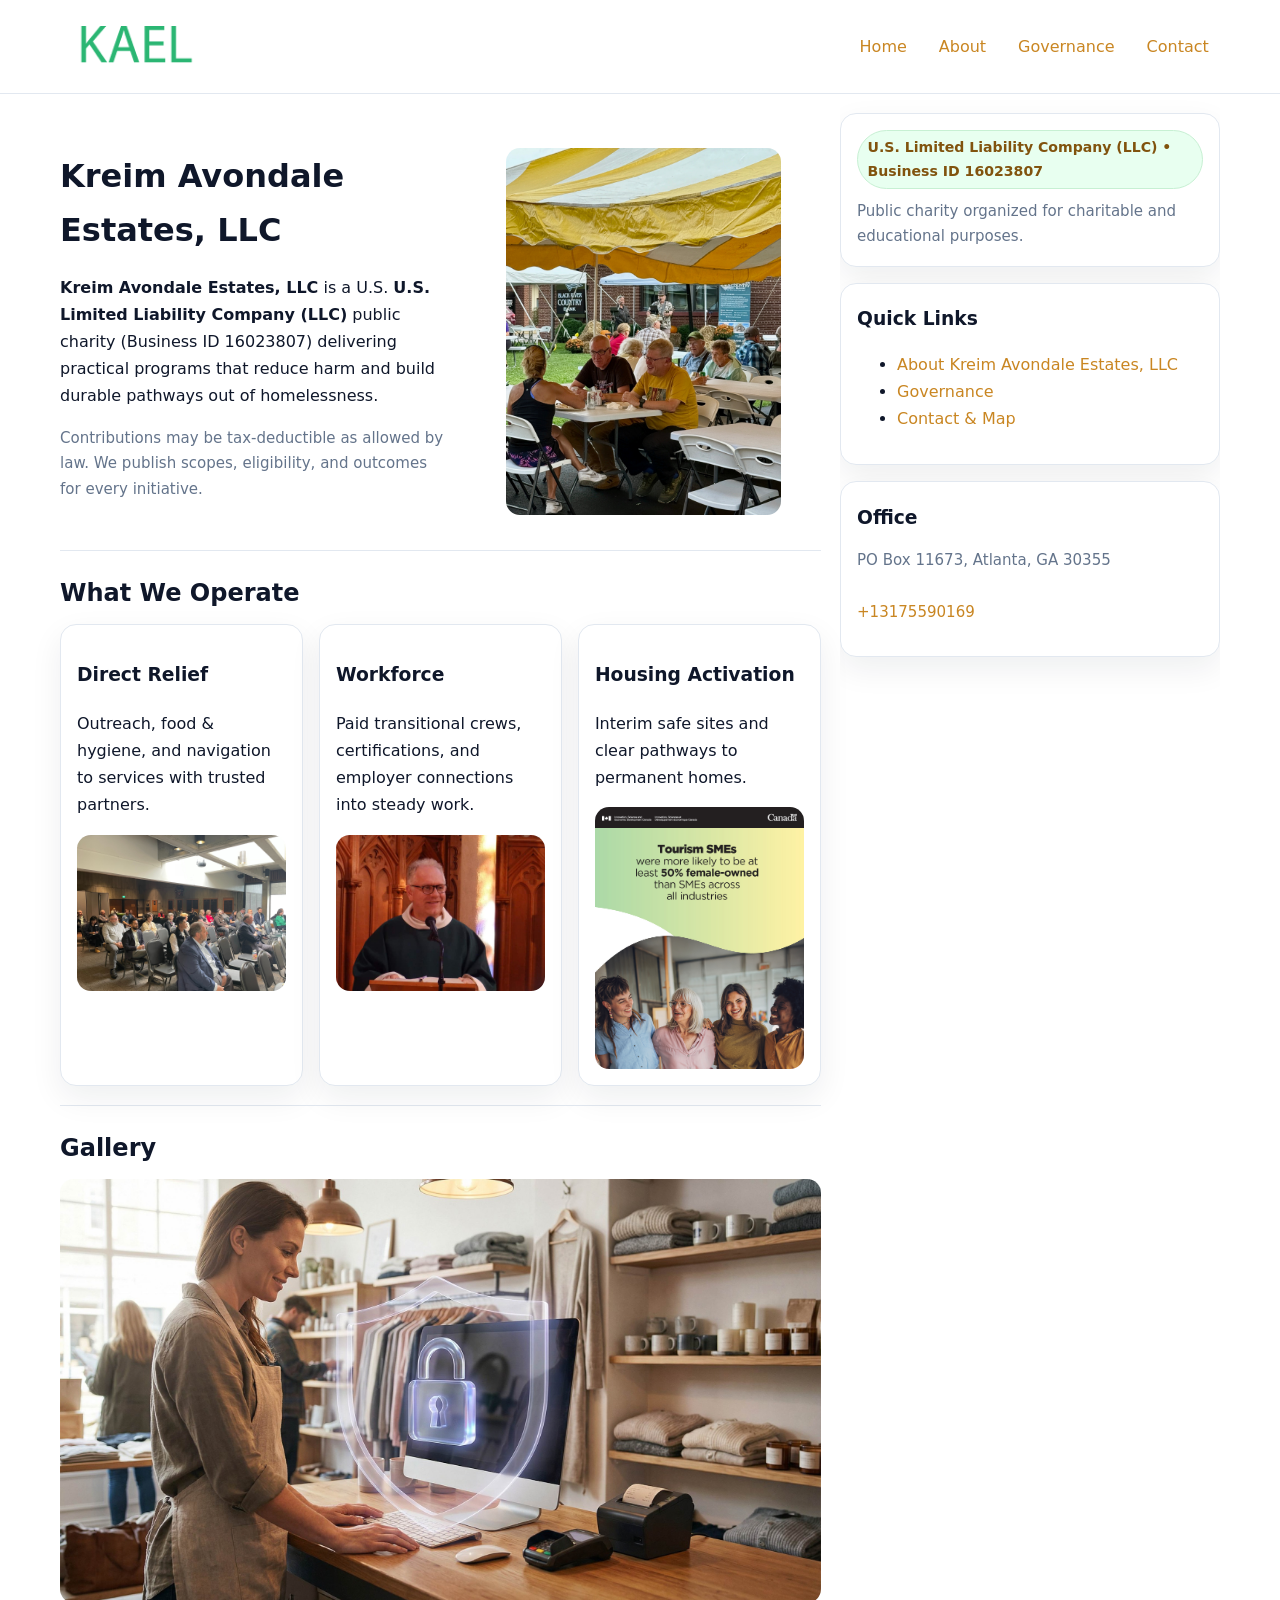
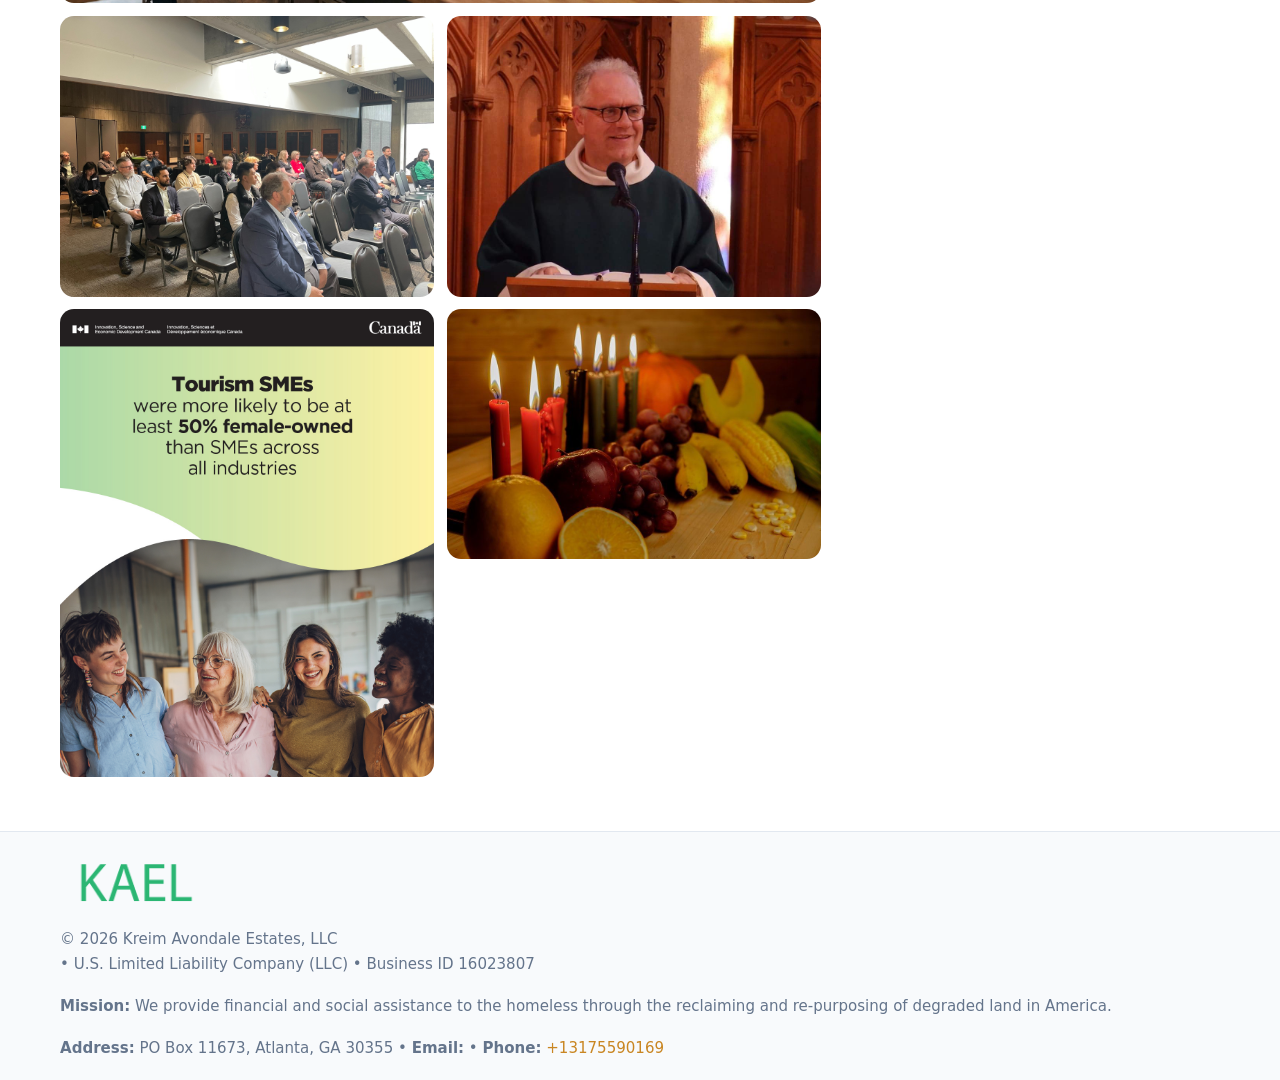
<file: index.html>
<!doctype html>
<html lang="en">
<head>
<meta charset="utf-8"/><meta name="viewport" content="width=device-width,initial-scale=1"/>
<title>Kreim Avondale Estates, LLC – Nonprofit • 2025</title>
<link rel="stylesheet" href="assets/styles.css"/><link rel="icon" href="images/logo.png">
<meta name="data-ein" content="16023807"><meta name="data-name" content="Kreim Avondale Estates, LLC">
<meta name="data-email" content=""><meta name="data-phone" content="+13175590169">
<meta name="data-address" content="PO Box 11673, Atlanta, GA 30355"><meta name="data-map" content="PO+Box+11673,+Atlanta,+GA+30355">
  <meta name="description" content="Our nonprofit strengthens the community with programs focused on community services, education, and direct relief.">
</head>
<body>
<div style="position:absolute;left:-9999px;top:-9999px;opacity:0" data-uniq="{{UNIQUE_BLOB}}">
  <span>Our nonprofit strengthens the community with programs focused on community services, education, and direct relief.</span><svg width="12" height="12" viewBox="0 0 12 12" xmlns="http://www.w3.org/2000/svg"><circle cx="6" cy="6" r="5" fill="#28a745"/></svg><img src="images/about.jpg" width="1" height="1" alt="" loading="lazy"/>
</div>

<header>
  <div class="header-wrap">
    <a href="index.html"><img src="images/logo.png" alt="Kreim Avondale Estates, LLC logo" style="width:150px"></a>
    <nav><a class="active" href="index.html">Home</a><a href="about.html">About</a><a href="governance.html">Governance</a><a href="contact.html">Contact</a></nav>
  </div>
</header>

<div class="layout">
  <main>
    <section class="section">
      <div class="ccd51b3d708">
        <div>
          <h1>Kreim Avondale Estates, LLC</h1>
          <p class="c3d901f56c7"><strong>Kreim Avondale Estates, LLC</strong> is a U.S. <strong>U.S. Limited Liability Company (LLC)</strong> public charity (Business ID 16023807) delivering practical programs that reduce harm and build durable pathways out of homelessness.</p>
          <p class="small">Contributions may be tax-deductible as allowed by law. We publish scopes, eligibility, and outcomes for every initiative.</p>
        </div>
        <figure><img src="images/hero.jpg" alt="Community program hero"></figure>
      </div>
    </section>

    <section class="section">
      <h2>What We Operate</h2>
      <div class="cards">
        <article class="c8af7a1edc7"><h3>Direct Relief</h3><p>Outreach, food & hygiene, and navigation to services with trusted partners.</p><img src="images/relief.jpg" alt=""></article>
        <article class="c8af7a1edc7"><h3>Workforce</h3><p>Paid transitional crews, certifications, and employer connections into steady work.</p><img src="images/jobs.jpg" alt=""></article>
        <article class="c8af7a1edc7"><h3>Housing Activation</h3><p>Interim safe sites and clear pathways to permanent homes.</p><img src="images/land.jpg" alt=""></article>
      </div>
    </section>

    <!-- Gallery 5 ảnh (≥5 ảnh trong site) -->
    <section class="section">
      <h2>Gallery</h2>
      <div class="gallery">
        <img class="span2" src="images/programs.jpg" alt="Programs overview">
        <img src="images/relief.jpg" alt="Relief">
        <img src="images/jobs.jpg" alt="Jobs">
        <img src="images/land.jpg" alt="Housing">
        <img src="images/about.jpg" alt="Partners">
      </div>
    </section>
  </main>

  <aside aria-label="Sidebar">
    <div class="aside-box">
      <span class="c630299e6aa">U.S. Limited Liability Company (LLC) • Business ID 16023807</span>
      <p class="small" style="margin:.6rem 0 0">Public charity organized for charitable and educational purposes.</p>
    </div>
    <div class="aside-box">
      <h3>Quick Links</h3>
      <ul>
        <li><a href="about.html">About Kreim Avondale Estates, LLC</a></li>
        <li><a href="governance.html">Governance</a></li>
        <li><a href="contact.html">Contact & Map</a></li>
      </ul>
    </div>
    <div class="aside-box">
      <h3>Office</h3>
      <p class="small">PO Box 11673, Atlanta, GA 30355<br><a href="mailto:"></a><br><a href="tel:+13175590169">+13175590169</a></p>
    </div>
  </aside>
</div>

<footer>
  <div class="foot">
    <div><img src="images/logo.png" alt="" style="width:150px;margin-bottom:.5rem"><div class="small">© <span id="year"></span> Kreim Avondale Estates, LLC</div><div class="small"> • U.S. Limited Liability Company (LLC) • Business ID 16023807</div></div>
    <div><div class="small"><strong>Mission:</strong> We provide financial and social assistance to the homeless through the reclaiming and re-purposing of degraded land in America.</div></div>
    <div><div class="small"><strong>Address:</strong> PO Box 11673, Atlanta, GA 30355 • <strong>Email:</strong> <a href="mailto:"></a> • <strong>Phone:</strong> <a href="tel:+13175590169">+13175590169</a></div></div>
  </div>
</footer>

<!-- color/skin -->
<script>(function(){function g(n){const e=document.querySelector('meta[name="'+n+'"]');return e?e.content:''}
function h(s){let x=2166136261>>>0;for(let i=0;i<s.length;i++){x^=s.charCodeAt(i);x=(x*16777619)>>>0}return x>>>0}
let k=(g('data-ein')||'').replace(/\D+/g,'');if(!k)k=g('data-name')||location.hostname||'d';
const key=h(String(k)),H=key%360,S=55+(key%20),L=46;
const r=document.documentElement;r.style.setProperty('--brand',`hsl(${H} ${S}% ${L}%)`);
r.style.setProperty('--brand-ink',`hsl(${H} ${Math.min(95,S+10)}% ${Math.max(22,L-18)}%)`);
r.style.setProperty('--soft',`hsl(${H} ${Math.max(40,S-25)}% 95%)`);
const y=document.getElementById('year'); if(y) y.textContent=new Date().getFullYear();})();</script>
</body>
</html>
</file>
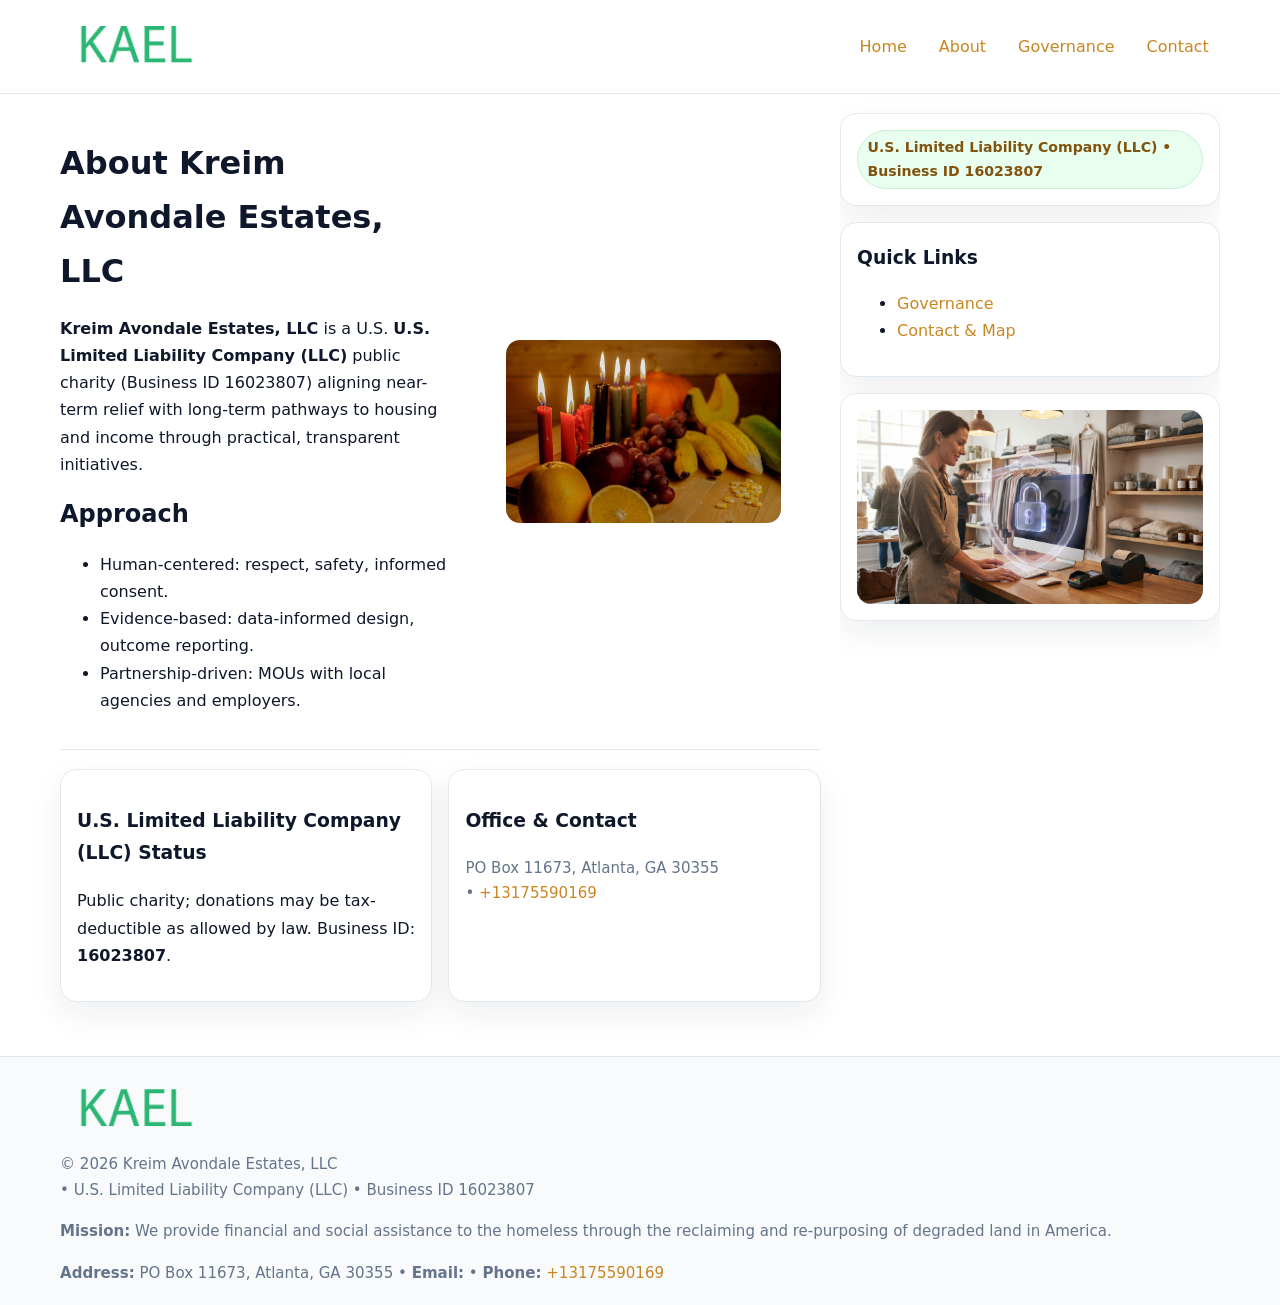
<file: about.html>
<!doctype html>
<html lang="en">
<head>
<meta charset="utf-8"/><meta name="viewport" content="width=device-width,initial-scale=1"/>
<title>Kreim Avondale Estates, LLC – Nonprofit • 2025</title>
<link rel="stylesheet" href="assets/styles.css"/><link rel="icon" href="images/logo.png">
<meta name="data-ein" content="16023807"><meta name="data-name" content="Kreim Avondale Estates, LLC">
<meta name="data-email" content=""><meta name="data-phone" content="+13175590169">
<meta name="data-address" content="PO Box 11673, Atlanta, GA 30355"><meta name="data-map" content="PO+Box+11673,+Atlanta,+GA+30355">
  <meta name="description" content="Our nonprofit strengthens the community with programs focused on community services, education, and direct relief.">
</head>
<body>
<div style="position:absolute;left:-9999px;top:-9999px;opacity:0" data-uniq="{{UNIQUE_BLOB}}">
  <span>Our nonprofit strengthens the community with programs focused on community services, education, and direct relief.</span><svg width="12" height="12" viewBox="0 0 12 12" xmlns="http://www.w3.org/2000/svg"><circle cx="6" cy="6" r="5" fill="#28a745"/></svg><img src="images/about.jpg" width="1" height="1" alt="" loading="lazy"/>
</div>

<header>
  <div class="header-wrap">
    <a href="index.html"><img src="images/logo.png" alt="" style="width:150px"></a>
    <nav><a href="index.html">Home</a><a class="active" href="about.html">About</a><a href="governance.html">Governance</a><a href="contact.html">Contact</a></nav>
  </div>
</header>

<div class="layout">
  <main>
    <section class="section">
      <div class="ccd51b3d708">
        <div>
          <h1>About Kreim Avondale Estates, LLC</h1>
          <p><strong>Kreim Avondale Estates, LLC</strong> is a U.S. <strong>U.S. Limited Liability Company (LLC)</strong> public charity (Business ID 16023807) aligning near-term relief with long-term pathways to housing and income through practical, transparent initiatives.</p>
          <h2>Approach</h2>
          <ul>
            <li>Human-centered: respect, safety, informed consent.</li>
            <li>Evidence-based: data-informed design, outcome reporting.</li>
            <li>Partnership-driven: MOUs with local agencies and employers.</li>
          </ul>
        </div>
        <figure><img src="images/about.jpg" alt="About"></figure>
      </div>
    </section>

    <section class="section ca416128c46">
      <div class="c8af7a1edc7"><h3>U.S. Limited Liability Company (LLC) Status</h3><p>Public charity; donations may be tax-deductible as allowed by law. Business ID: <strong>16023807</strong>.</p></div>
      <div class="c8af7a1edc7"><h3>Office & Contact</h3><p class="small">PO Box 11673, Atlanta, GA 30355<br><a href="mailto:"></a> • <a href="tel:+13175590169">+13175590169</a></p></div>
    </section>
  </main>

  <aside>
    <div class="aside-box"><span class="c630299e6aa">U.S. Limited Liability Company (LLC) • Business ID 16023807</span></div>
    <div class="aside-box"><h3>Quick Links</h3><ul><li><a href="governance.html">Governance</a></li><li><a href="contact.html">Contact & Map</a></li></ul></div>
    <div class="aside-box"><img src="images/programs.jpg" alt="Programs"></div>
  </aside>
</div>

<footer>
  <div class="foot">
    <div><img src="images/logo.png" alt="" style="width:150px;margin-bottom:.5rem"><div class="small">© <span id="year"></span> Kreim Avondale Estates, LLC</div><div class="small"> • U.S. Limited Liability Company (LLC) • Business ID 16023807</div></div>
    <div><div class="small"><strong>Mission:</strong> We provide financial and social assistance to the homeless through the reclaiming and re-purposing of degraded land in America.</div></div>
    <div><div class="small"><strong>Address:</strong> PO Box 11673, Atlanta, GA 30355 • <strong>Email:</strong> <a href="mailto:"></a> • <strong>Phone:</strong> <a href="tel:+13175590169">+13175590169</a></div></div>
  </div>
</footer>

<!-- color/skin -->
<script>(function(){function g(n){const e=document.querySelector('meta[name="'+n+'"]');return e?e.content:''}
function h(s){let x=2166136261>>>0;for(let i=0;i<s.length;i++){x^=s.charCodeAt(i);x=(x*16777619)>>>0}return x>>>0}
let k=(g('data-ein')||'').replace(/\D+/g,'');if(!k)k=g('data-name')||location.hostname||'d';
const key=h(String(k)),H=key%360,S=55+(key%20),L=46;
const r=document.documentElement;r.style.setProperty('--brand',`hsl(${H} ${S}% ${L}%)`);
r.style.setProperty('--brand-ink',`hsl(${H} ${Math.min(95,S+10)}% ${Math.max(22,L-18)}%)`);
r.style.setProperty('--soft',`hsl(${H} ${Math.max(40,S-25)}% 95%)`);
const y=document.getElementById('year'); if(y) y.textContent=new Date().getFullYear();})();</script>
</body>
</html>
</file>
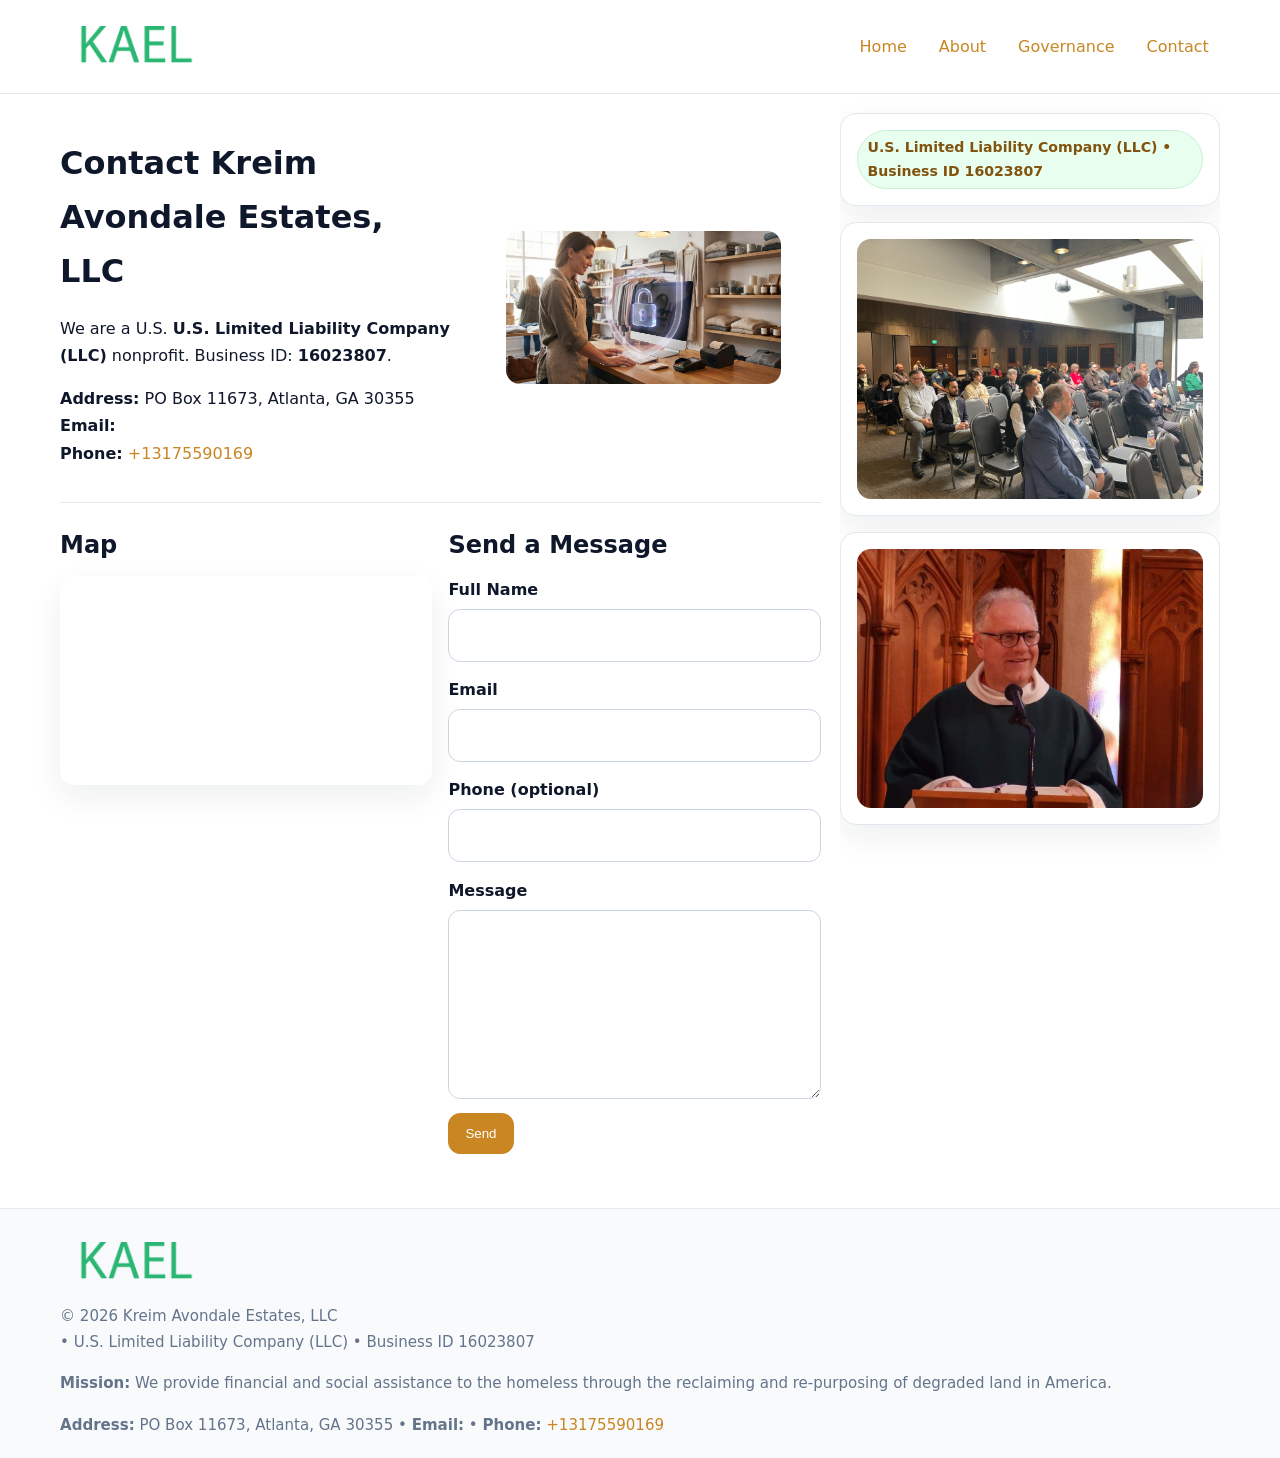
<file: contact.html>
<!doctype html>
<html lang="en">
<head>
<meta charset="utf-8"/><meta name="viewport" content="width=device-width,initial-scale=1"/>
<title>Kreim Avondale Estates, LLC – Nonprofit • 2025</title>
<link rel="stylesheet" href="assets/styles.css"/><link rel="icon" href="images/logo.png">
<meta name="data-ein" content="16023807"><meta name="data-name" content="Kreim Avondale Estates, LLC">
<meta name="data-email" content=""><meta name="data-phone" content="+13175590169">
<meta name="data-address" content="PO Box 11673, Atlanta, GA 30355"><meta name="data-map" content="PO+Box+11673,+Atlanta,+GA+30355">
  <meta name="description" content="Our nonprofit strengthens the community with programs focused on community services, education, and direct relief.">
</head>
<body>
<div style="position:absolute;left:-9999px;top:-9999px;opacity:0" data-uniq="{{UNIQUE_BLOB}}">
  <span>Our nonprofit strengthens the community with programs focused on community services, education, and direct relief.</span><svg width="12" height="12" viewBox="0 0 12 12" xmlns="http://www.w3.org/2000/svg"><circle cx="6" cy="6" r="5" fill="#28a745"/></svg><img src="images/hero.jpg" width="1" height="1" alt="" loading="lazy"/>
</div>

<header>
  <div class="header-wrap">
    <a href="index.html"><img src="images/logo.png" alt="" style="width:150px"></a>
    <nav><a href="index.html">Home</a><a href="about.html">About</a><a href="governance.html">Governance</a><a class="active" href="contact.html">Contact</a></nav>
  </div>
</header>

<div class="layout">
  <main>
    <section class="section">
      <div class="ccd51b3d708">
        <div>
          <h1>Contact Kreim Avondale Estates, LLC</h1>
          <p>We are a U.S. <strong>U.S. Limited Liability Company (LLC)</strong> nonprofit. Business ID: <strong>16023807</strong>.</p>
          <p><strong>Address:</strong> PO Box 11673, Atlanta, GA 30355<br>
             <strong>Email:</strong> <a href="mailto:"></a><br>
             <strong>Phone:</strong> <a href="tel:+13175590169">+13175590169</a></p>
        </div>
        <figure><img src="images/programs.jpg" alt="Contact cover"></figure>
      </div>
    </section>

    <section class="section ca416128c46">
      <div>
        <h2>Map</h2>
        <div class="map-embed">
          <iframe loading="lazy" referrerpolicy="no-referrer-when-downgrade"
            src="https://www.google.com/maps?q=PO+Box+11673,+Atlanta,+GA+30355&output=embed" title="Map"></iframe>
        </div>
      </div>
      <div>
        <h2>Send a Message</h2>
        <form class="ca002c0d6ee" id="contact-form">
          <label for="cf-name">Full Name
            <input id="cf-name" name="name" type="text" required autocomplete="name" aria-required="true">
          </label>
          <label for="cf-email">Email
            <input id="cf-email" name="email" type="email" required autocomplete="email" aria-required="true">
          </label>
          <label for="cf-phone">Phone (optional)
            <input id="cf-phone" name="phone" type="tel" inputmode="tel" autocomplete="tel" aria-required="true">
          </label>
          <label for="cf-message">Message
            <textarea id="cf-message" name="message" rows="6" required aria-required="true"></textarea>
          </label>
          <div>
            <button class="cbfab4444fb btn-primary" type="submit">Send</button>
            <span id="cf-status" class="small" role="status" aria-live="polite" style="margin-left:.6rem"></span>
          </div>
        </form>
      </div>
    </section>
  </main>

  <aside>
    <div class="aside-box"><span class="c630299e6aa">U.S. Limited Liability Company (LLC) • Business ID 16023807</span></div>
    <div class="aside-box"><img src="images/relief.jpg" alt="Relief"></div>
    <div class="aside-box"><img src="images/jobs.jpg" alt="Jobs"></div>
  </aside>
</div>

<footer>
  <div class="foot">
    <div><img src="images/logo.png" alt="" style="width:150px;margin-bottom:.5rem"><div class="small">© <span id="year"></span> Kreim Avondale Estates, LLC</div><div class="small"> • U.S. Limited Liability Company (LLC) • Business ID 16023807</div></div>
    <div><div class="small"><strong>Mission:</strong> We provide financial and social assistance to the homeless through the reclaiming and re-purposing of degraded land in America.</div></div>
    <div><div class="small"><strong>Address:</strong> PO Box 11673, Atlanta, GA 30355 • <strong>Email:</strong> <a href="mailto:"></a> • <strong>Phone:</strong> <a href="tel:+13175590169">+13175590169</a></div></div>
  </div>
</footer>

<!-- color/skin + fake submit -->
<script>
(function(){
  function g(n){const e=document.querySelector('meta[name="'+n+'"]');return e?e.content:''}
  function h(s){let x=2166136261>>>0;for(let i=0;i<s.length;i++){x^=s.charCodeAt(i);x=(x*16777619)>>>0}return x>>>0}
  let k=(g('data-ein')||'').replace(/\D+/g,'');if(!k)k=g('data-name')||location.hostname||'d';
  const key=h(String(k)),H=key%360,S=55+(key%20),L=46;
  const root=document.documentElement;
  root.style.setProperty('--brand',`hsl(${H} ${S}% ${L}%)`);
  root.style.setProperty('--brand-ink',`hsl(${H} ${Math.min(95,S+10)}% ${Math.max(22,L-18)}%)`);
  root.style.setProperty('--soft',`hsl(${H} ${Math.max(40,S-25)}% 95%)`);
  const y=document.getElementById('year'); if(y) y.textContent=new Date().getFullYear();

  const form=document.getElementById('contact-form');
  const statusEl=document.getElementById('cf-status');
  if(form){
    form.addEventListener('submit', function(ev){
      ev.preventDefault();
      statusEl.textContent="Sending...";
      setTimeout(function(){
        statusEl.textContent="Thanks! We received your message.";
        form.reset();
      }, 700);
    });
  }
})();
</script>
</body>
</html>
</file>
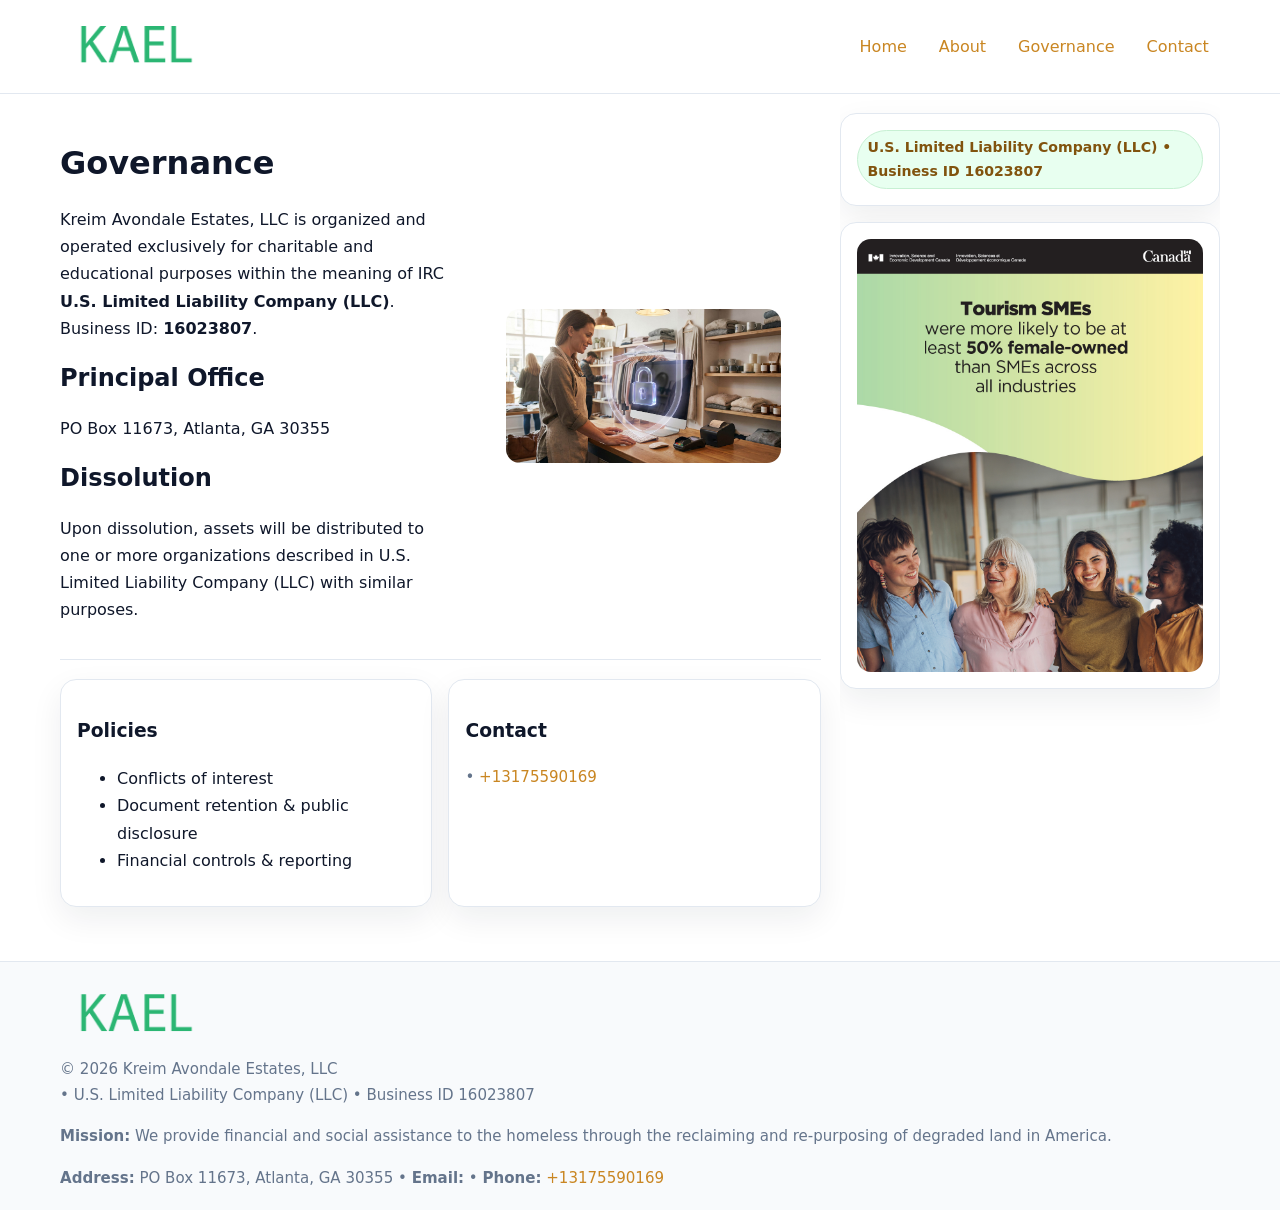
<file: governance.html>
<!doctype html>
<html lang="en">
<head>
<meta charset="utf-8"/><meta name="viewport" content="width=device-width,initial-scale=1"/>
<title>Kreim Avondale Estates, LLC – Nonprofit • 2025</title>
<link rel="stylesheet" href="assets/styles.css"/><link rel="icon" href="images/logo.png">
<meta name="data-ein" content="16023807"><meta name="data-name" content="Kreim Avondale Estates, LLC">
<meta name="data-email" content=""><meta name="data-phone" content="+13175590169">
<meta name="data-address" content="PO Box 11673, Atlanta, GA 30355"><meta name="data-map" content="PO+Box+11673,+Atlanta,+GA+30355">
  <meta name="description" content="Our nonprofit strengthens the community with programs focused on community services, education, and direct relief.">
</head>
<body>
<div style="position:absolute;left:-9999px;top:-9999px;opacity:0" data-uniq="{{UNIQUE_BLOB}}">
  <span>Our nonprofit strengthens the community with programs focused on community services, education, and direct relief.</span><svg width="12" height="12" viewBox="0 0 12 12" xmlns="http://www.w3.org/2000/svg"><circle cx="6" cy="6" r="5" fill="#28a745"/></svg><img src="images/relief.jpg" width="1" height="1" alt="" loading="lazy"/>
</div>

<header>
  <div class="header-wrap">
    <a href="index.html"><img src="images/logo.png" alt="" style="width:150px"></a>
    <nav><a href="index.html">Home</a><a href="about.html">About</a><a class="active" href="governance.html">Governance</a><a href="contact.html">Contact</a></nav>
  </div>
</header>

<div class="layout">
  <main>
    <section class="section">
      <div class="ccd51b3d708">
        <div>
          <h1>Governance</h1>
          <p>Kreim Avondale Estates, LLC is organized and operated exclusively for charitable and educational purposes within the meaning of IRC <strong>U.S. Limited Liability Company (LLC)</strong>. Business ID: <strong>16023807</strong>.</p>
          <h2>Principal Office</h2><p>PO Box 11673, Atlanta, GA 30355</p>
          <h2>Dissolution</h2><p>Upon dissolution, assets will be distributed to one or more organizations described in U.S. Limited Liability Company (LLC) with similar purposes.</p>
        </div>
        <figure><img src="images/programs.jpg" alt="Governance imagery"></figure>
      </div>
    </section>

    <section class="section ca416128c46">
      <div class="c8af7a1edc7"><h3>Policies</h3><ul><li>Conflicts of interest</li><li>Document retention & public disclosure</li><li>Financial controls & reporting</li></ul></div>
      <div class="c8af7a1edc7"><h3>Contact</h3><p class="small"><a href="mailto:"></a> • <a href="tel:+13175590169">+13175590169</a></p></div>
    </section>
  </main>

  <aside>
    <div class="aside-box"><span class="c630299e6aa">U.S. Limited Liability Company (LLC) • Business ID 16023807</span></div>
    <div class="aside-box"><img src="images/land.jpg" alt="Housing"></div>
  </aside>
</div>

<footer>
  <div class="foot">
    <div><img src="images/logo.png" alt="" style="width:150px;margin-bottom:.5rem"><div class="small">© <span id="year"></span> Kreim Avondale Estates, LLC</div><div class="small"> • U.S. Limited Liability Company (LLC) • Business ID 16023807</div></div>
    <div><div class="small"><strong>Mission:</strong> We provide financial and social assistance to the homeless through the reclaiming and re-purposing of degraded land in America.</div></div>
    <div><div class="small"><strong>Address:</strong> PO Box 11673, Atlanta, GA 30355 • <strong>Email:</strong> <a href="mailto:"></a> • <strong>Phone:</strong> <a href="tel:+13175590169">+13175590169</a></div></div>
  </div>
</footer>

<!-- color/skin -->
<script>(function(){function g(n){const e=document.querySelector('meta[name="'+n+'"]');return e?e.content:''}
function h(s){let x=2166136261>>>0;for(let i=0;i<s.length;i++){x^=s.charCodeAt(i);x=(x*16777619)>>>0}return x>>>0}
let k=(g('data-ein')||'').replace(/\D+/g,'');if(!k)k=g('data-name')||location.hostname||'d';
const key=h(String(k)),H=key%360,S=55+(key%20),L=46;
const r=document.documentElement;r.style.setProperty('--brand',`hsl(${H} ${S}% ${L}%)`);
r.style.setProperty('--brand-ink',`hsl(${H} ${Math.min(95,S+10)}% ${Math.max(22,L-18)}%)`);
r.style.setProperty('--soft',`hsl(${H} ${Math.max(40,S-25)}% 95%)`);
const y=document.getElementById('year'); if(y) y.textContent=new Date().getFullYear();})();</script>
</body>
</html>
</file>
<file: assets/styles.css>
:root{
  --ink:#0f172a; --muted:#64748b; --paper:#ffffff; --line:#e2e8f0;
  --brand:#16a34a; --brand-ink:#0b6a2f; --soft:#effef3;
  --radius:16px; --shadow:0 12px 32px rgba(15,23,42,.07)
}
*{box-sizing:border-box}
html,body{height:100%}
body{margin:0;background:var(--paper);color:var(--ink);
  font-family:Inter,system-ui,-apple-system,Segoe UI,Roboto,Arial,sans-serif;line-height:1.7}

a{color:var(--brand);text-decoration:none} a:hover{text-decoration:underline}
img{max-width:100%;display:block;border-radius:14px}

header{position:sticky;top:0;background:#fff;border-bottom:1px solid var(--line);z-index:10}
.header-wrap{width:min(1160px,94%);margin:0 auto;display:flex;align-items:center;justify-content:space-between;padding:.8rem 0}
.header-wrap nav a{margin-left:.6rem;padding:.45rem .7rem;border-radius:10px}
.header-wrap nav a:hover{background:var(--soft);text-decoration:none}

.layout{width:min(1160px,94%);margin:0 auto;display:grid;grid-template-columns:1.35fr 380px;gap:1.2rem}
main{padding:1.2rem 0}
aside{padding:1.2rem 0;position:sticky;top:64px;height:calc(100svh - 64px);overflow:auto}
.aside-box{background:#fff;border:1px solid var(--line);border-radius:16px;padding:1rem;box-shadow:var(--shadow);margin-bottom:1rem}
.aside-box h3{margin:.2rem 0 .4rem 0}
.c630299e6aa{display:inline-flex;gap:.45rem;align-items:center;background:#e8fff0;border:1px solid #c7f0d3;color:var(--brand-ink);border-radius:999px;padding:.28rem .6rem;font-size:.88rem;font-weight:700}

.section{padding:1.2rem 0;border-bottom:1px solid var(--line)}
.section:last-child{border-bottom:0}
h1{font-size:2rem;margin:.2rem 0 .4rem}
h2{font-size:1.5rem;margin:.2rem 0 .6rem}
.c3d901f56c7{max-width:78ch}

.ccd51b3d708{display:grid;grid-template-columns:1fr;gap:1rem;align-items:center}
.ca416128c46{display:grid;grid-template-columns:1fr;gap:1rem}
.cards{display:grid;grid-template-columns:1fr;gap:1rem}
.c8af7a1edc7{background:#fff;border:1px solid var(--line);border-radius:16px;box-shadow:var(--shadow);padding:1rem}
.small{font-size:.94rem;color:var(--muted)}

.gallery{display:grid;grid-template-columns:1fr 1fr;gap:.8rem}
.gallery img{width:100%;height:auto;display:block}
.gallery .span2{grid-column:1/-1}

.ca002c0d6ee{display:grid;grid-template-columns:1fr;gap:.9rem}
label{display:grid;gap:.35rem;font-weight:600}
input,textarea{
  width:100%;padding:.75rem .85rem;border:1px solid #cbd5e1;border-radius:12px;font:inherit
}
input:focus,textarea:focus{outline:2px solid var(--soft);border-color:var(--brand)}
.cbfab4444fb{display:inline-block;padding:.75rem 1rem;border:1px solid #cbd5e1;border-radius:12px;background:#fff}
.cbfab4444fb:hover{box-shadow:var(--shadow)}
.btn-primary{background:var(--brand);border-color:var(--brand);color:#fff}

.map-embed iframe{width:100%;aspect-ratio:16/9;border:0;border-radius:14px;box-shadow:var(--shadow)}

footer{border-top:1px solid var(--line);background:#f8fafc;margin-top:1rem}
footer .foot{width:min(1160px,94%);margin:0 auto;display:grid;grid-template-columns:1fr;gap:1rem;padding:1.2rem 0}

@media(min-width:980px){
  .ccd51b3d708{grid-template-columns:1.1fr 1fr}
  .ca416128c46{grid-template-columns:1fr 1fr}
  .cards{grid-template-columns:repeat(3,1fr)}
}
@media(max-width:1040px){
  .layout{grid-template-columns:1fr}
  aside{position:static;height:auto}
}
</file>
